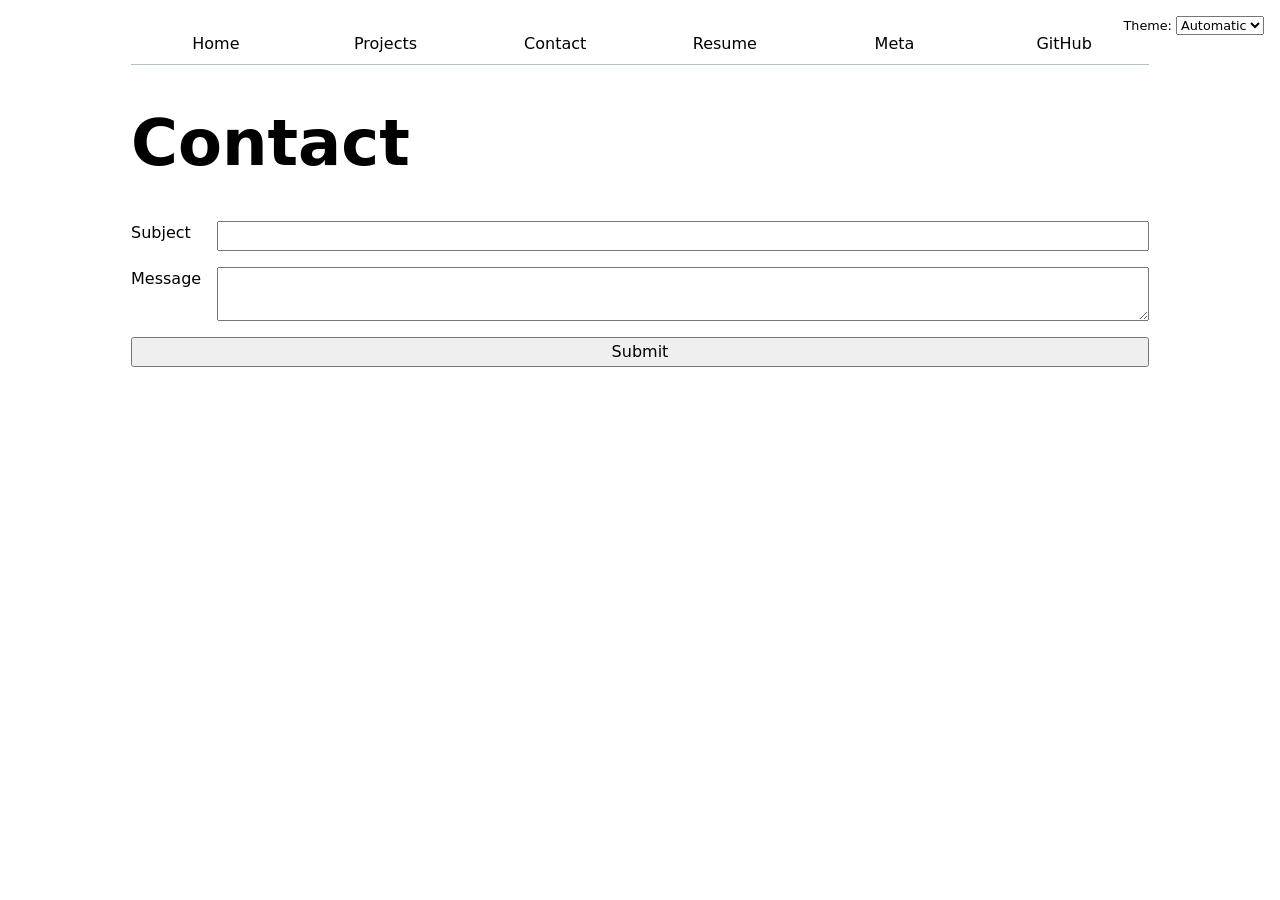
<file: contact/index.html>
<!DOCTYPE html>
<html lang="en">
<head>
    <meta charset="UTF-8">
    <meta name="viewport" content="width=device-width, initial-scale=1.0">
    <title>Contact</title>
    <link rel="stylesheet" href="../style.css">
    <script type="module" src="../global.js"></script>
</head>
<body>
    <h1>Contact</h1>
    <form action="mailto:mmantei@ucsd.edu">
        <label>
            Subject
            <input name="subject">
        </label>
        <label>
            Message
            <textarea name="body"></textarea>
        </label>
        <button>Submit</button>
    </form>
</body>
</html>
</file>
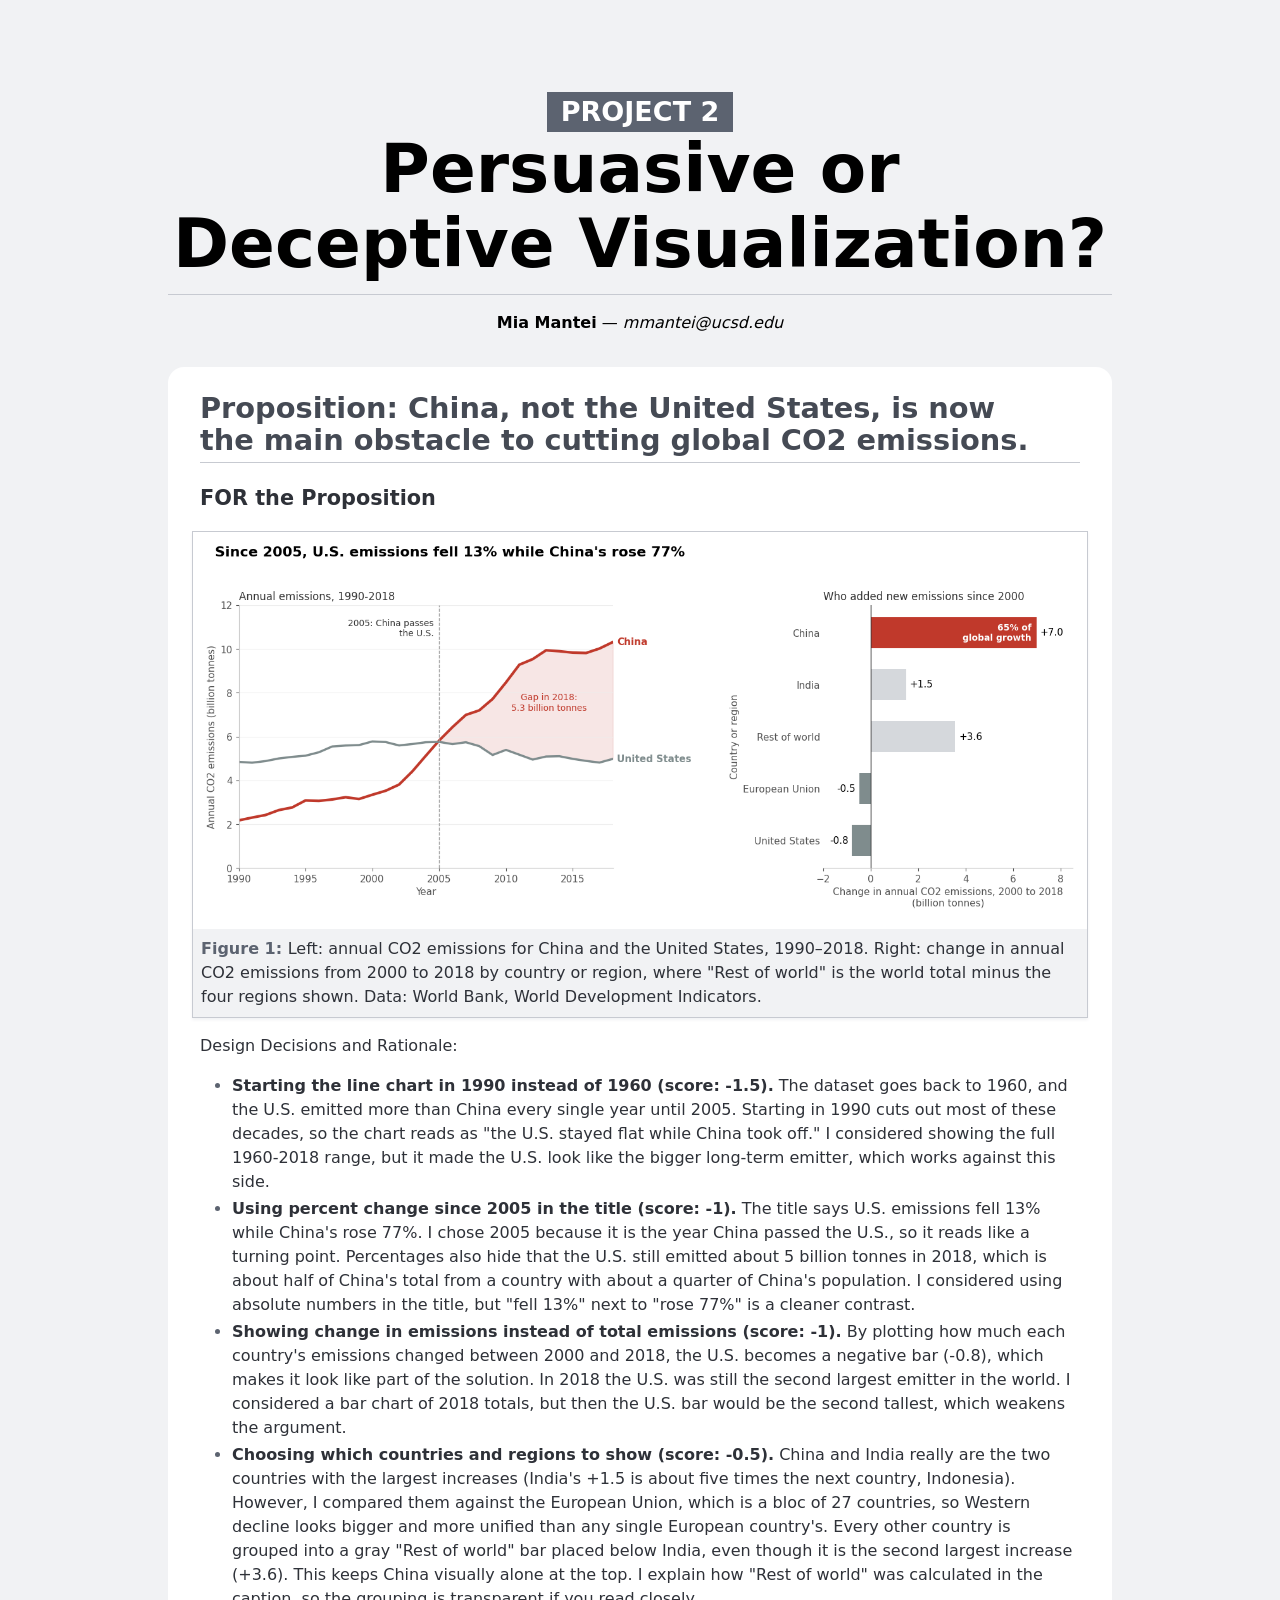
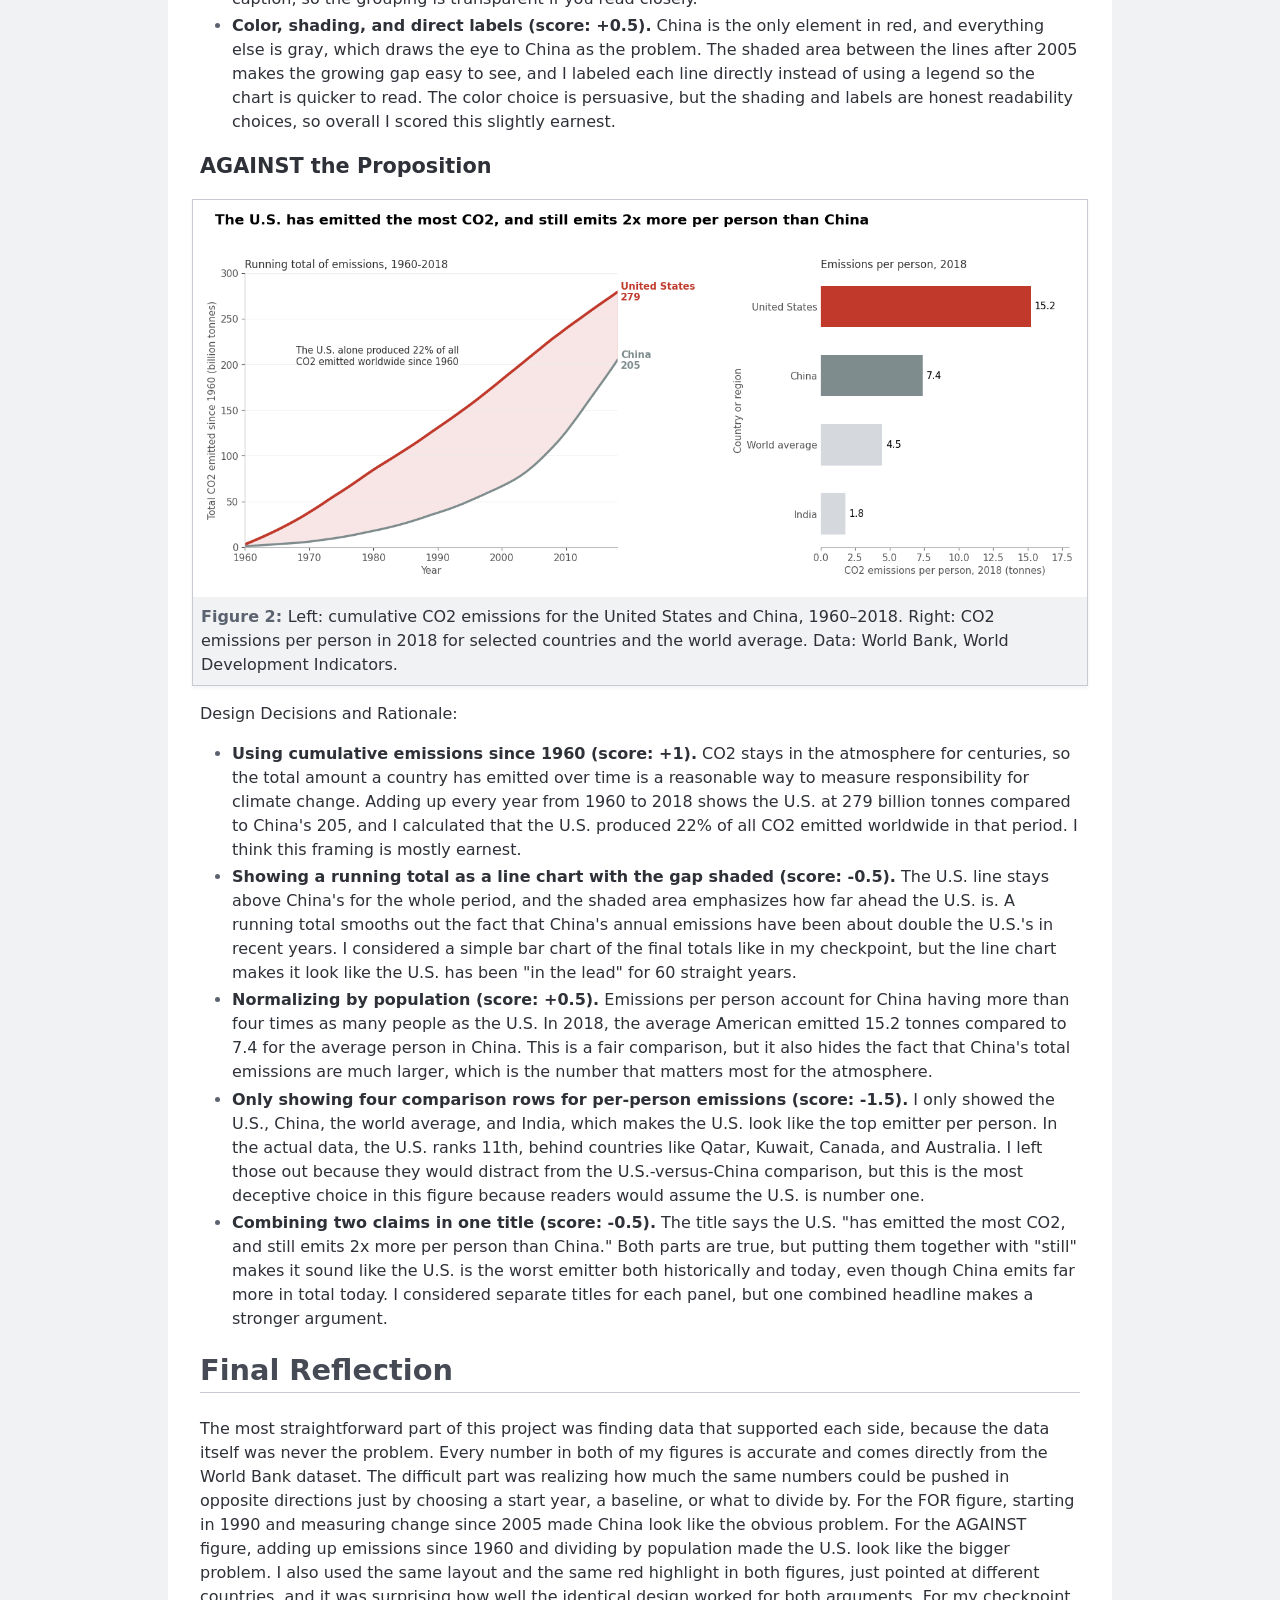
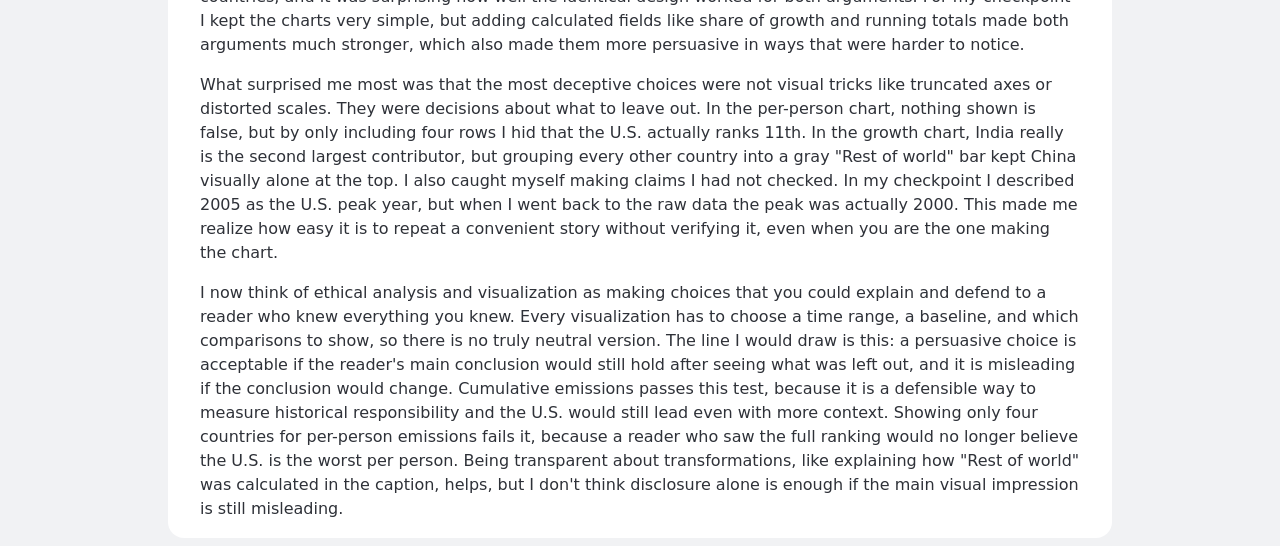
<file: project2/index.html>
<!DOCTYPE html>
<html lang="en"><head><meta http-equiv="Content-Type" content="text/html; charset=UTF-8">
        <title>Project 2 Report</title>
        <style>
            :root {
                --color-neutral-95: hsl(220 10% 95%);
                --color-neutral-90: hsl(220 10% 90%);
                --color-neutral-80: hsl(220 10% 80%);
                --color-neutral-70: hsl(220 10% 70%);
                --color-neutral-60: hsl(220 10% 60%);
                --color-neutral-50: hsl(220 10% 50%);
                --color-neutral-40: hsl(220 10% 40%);
                --color-neutral-30: hsl(220 10% 30%);
                --color-neutral-20: hsl(220 10% 20%);
                --color-neutral-10: hsl(220 10% 10%);
            }

            html {
                font: 100%/1.5 system-ui;
                counter-reset: figure;
                background: var(--color-neutral-95);
                max-width: min(75vw, 80em);
                margin: 0 auto;
            }

            /* Headings */

            h1,
            h2,
            h3,
            h4,
            h5,
            h6 {
                line-height: 1.1;
                font-weight: 600;
                text-wrap: balance;
            }

            h1,
            h2 {
                border-bottom: 1px solid var(--color-neutral-80);
                padding-bottom: 0.2em;
            }

            h1 {
                margin-block: 1em 0.5rem;
                font-size: clamp(2.5em, 150% + 2vh + 2vw, 10vmin);
                font-weight: 800;

                small {
                    display: block;
                    width: fit-content;
                    padding: 0.2em 0.5em;
                    margin-inline: auto;
                    color: white;
                    background: var(--color-neutral-40);
                    font-size: 40%;
                    text-transform: uppercase;
                    white-space: nowrap;
                }
            }

            h2 {
                font-size: 180%;
                color: var(--color-neutral-30);
            }

            h3 {
                font-size: 130%;
            }

            /* Lists */

            ul,
            ol {
                padding-inline-start: 2em;
            }

            li {
                &::marker {
                    color: var(--color-neutral-40);
                }

                + li {
                    margin-top: 0.2em;
                }
            }

            /* Sectioning elements */

            header {
                padding-block: 1em;
                text-align: center;
            }

            main {
                background: white;
                color: var(--color-neutral-20);
                border-radius: 1rem;
                padding: 0.1rem 2rem;
            }

            /* Figures */

            figure {
                margin: 1em 0;
                padding: 0.5rem;
                margin-inline: -0.5em;
                border: 1px solid var(--color-neutral-80);
                box-shadow: 0 0.1em 0.2em var(--color-neutral-95);
                text-align: center;
                background: white;

                > figcaption {
                    font: 500 75% var(--font-sans);
                    background: var(--color-neutral-95);
                    padding: 0.5rem;
                    margin: -0.5rem;
                    margin-top: 0.5rem;
                    counter-increment: figure;
                    text-align: left;

                    &::before {
                        content: "Figure " counter(figure) ": ";
                        font-weight: bold;
                        color: var(--color-neutral-40);
                    }

                    a:not(:hover, :focus, :active) {
                        color: inherit;
                        text-decoration: underline;
                        text-decoration-color: color-mix(
                            in lab,
                            currentColor,
                            transparent 70%
                        );
                    }
                }
            }
        </style>
    </head>

    <body>
        <header>
            <h1>
                <small>Project 2</small>
                Persuasive or Deceptive Visualization?
            </h1>

            <p><strong>Mia Mantei</strong> — <em>mmantei@ucsd.edu</em></p>
        </header>

        <main>
            <h2>Proposition: China, not the United States, is now the main obstacle to cutting global CO2 emissions.</h2>

            <section>
                <h3>FOR the Proposition</h3>

                <figure>
                    <img src="DV_Proj2_FOR.png" alt="Annual CO2 emissions of China and the U.S., and change in emissions by country since 2000" style="max-width: 100%;">
                    <figcaption>Left: annual CO2 emissions for China and the United States, 1990–2018. Right: change in annual CO2 emissions from 2000 to 2018 by country or region, where "Rest of world" is the world total minus the four regions shown. Data: World Bank, World Development Indicators.</figcaption>
                </figure>

                <p>Design Decisions and Rationale:</p>

                <ul>
                    <li><strong>Starting the line chart in 1990 instead of 1960 (score: -1.5).</strong> The dataset goes back to 1960, and the U.S. emitted more than China every single year until 2005. Starting in 1990 cuts out most of these decades, so the chart reads as "the U.S. stayed flat while China took off." I considered showing the full 1960-2018 range, but it made the U.S. look like the bigger long-term emitter, which works against this side.</li>
                    <li><strong>Using percent change since 2005 in the title (score: -1).</strong> The title says U.S. emissions fell 13% while China's rose 77%. I chose 2005 because it is the year China passed the U.S., so it reads like a turning point. Percentages also hide that the U.S. still emitted about 5 billion tonnes in 2018, which is about half of China's total from a country with about a quarter of China's population. I considered using absolute numbers in the title, but "fell 13%" next to "rose 77%" is a cleaner contrast.</li>
                    <li><strong>Showing change in emissions instead of total emissions (score: -1).</strong> By plotting how much each country's emissions changed between 2000 and 2018, the U.S. becomes a negative bar (-0.8), which makes it look like part of the solution. In 2018 the U.S. was still the second largest emitter in the world. I considered a bar chart of 2018 totals, but then the U.S. bar would be the second tallest, which weakens the argument.</li>
                    <li><strong>Choosing which countries and regions to show (score: -0.5).</strong> China and India really are the two countries with the largest increases (India's +1.5 is about five times the next country, Indonesia). However, I compared them against the European Union, which is a bloc of 27 countries, so Western decline looks bigger and more unified than any single European country's. Every other country is grouped into a gray "Rest of world" bar placed below India, even though it is the second largest increase (+3.6). This keeps China visually alone at the top. I explain how "Rest of world" was calculated in the caption, so the grouping is transparent if you read closely.</li>
                    <li><strong>Color, shading, and direct labels (score: +0.5).</strong> China is the only element in red, and everything else is gray, which draws the eye to China as the problem. The shaded area between the lines after 2005 makes the growing gap easy to see, and I labeled each line directly instead of using a legend so the chart is quicker to read. The color choice is persuasive, but the shading and labels are honest readability choices, so overall I scored this slightly earnest.</li>
                </ul>
            </section>

            <section>
                <h3>AGAINST the Proposition</h3>

                <figure>
                    <img src="DV_Proj2_AGAINST.png" alt="Cumulative CO2 emissions of the U.S. and China, and emissions per person in 2018" style="max-width: 100%;">
                    <figcaption>Left: cumulative CO2 emissions for the United States and China, 1960–2018. Right: CO2 emissions per person in 2018 for selected countries and the world average. Data: World Bank, World Development Indicators.</figcaption>
                </figure>

                <p>Design Decisions and Rationale:</p>

                <ul>
                    <li><strong>Using cumulative emissions since 1960 (score: +1).</strong> CO2 stays in the atmosphere for centuries, so the total amount a country has emitted over time is a reasonable way to measure responsibility for climate change. Adding up every year from 1960 to 2018 shows the U.S. at 279 billion tonnes compared to China's 205, and I calculated that the U.S. produced 22% of all CO2 emitted worldwide in that period. I think this framing is mostly earnest.</li>
                    <li><strong>Showing a running total as a line chart with the gap shaded (score: -0.5).</strong> The U.S. line stays above China's for the whole period, and the shaded area emphasizes how far ahead the U.S. is. A running total smooths out the fact that China's annual emissions have been about double the U.S.'s in recent years. I considered a simple bar chart of the final totals like in my checkpoint, but the line chart makes it look like the U.S. has been "in the lead" for 60 straight years.</li>
                    <li><strong>Normalizing by population (score: +0.5).</strong> Emissions per person account for China having more than four times as many people as the U.S. In 2018, the average American emitted 15.2 tonnes compared to 7.4 for the average person in China. This is a fair comparison, but it also hides the fact that China's total emissions are much larger, which is the number that matters most for the atmosphere.</li>
                    <li><strong>Only showing four comparison rows for per-person emissions (score: -1.5).</strong> I only showed the U.S., China, the world average, and India, which makes the U.S. look like the top emitter per person. In the actual data, the U.S. ranks 11th, behind countries like Qatar, Kuwait, Canada, and Australia. I left those out because they would distract from the U.S.-versus-China comparison, but this is the most deceptive choice in this figure because readers would assume the U.S. is number one.</li>
                    <li><strong>Combining two claims in one title (score: -0.5).</strong> The title says the U.S. "has emitted the most CO2, and still emits 2x more per person than China." Both parts are true, but putting them together with "still" makes it sound like the U.S. is the worst emitter both historically and today, even though China emits far more in total today. I considered separate titles for each panel, but one combined headline makes a stronger argument.</li>
                </ul>
            </section>

            <section>
                <h2>Final Reflection</h2>

                <p>The most straightforward part of this project was finding data that supported each side, because the data itself was never the problem. Every number in both of my figures is accurate and comes directly from the World Bank dataset. The difficult part was realizing how much the same numbers could be pushed in opposite directions just by choosing a start year, a baseline, or what to divide by. For the FOR figure, starting in 1990 and measuring change since 2005 made China look like the obvious problem. For the AGAINST figure, adding up emissions since 1960 and dividing by population made the U.S. look like the bigger problem. I also used the same layout and the same red highlight in both figures, just pointed at different countries, and it was surprising how well the identical design worked for both arguments. For my checkpoint I kept the charts very simple, but adding calculated fields like share of growth and running totals made both arguments much stronger, which also made them more persuasive in ways that were harder to notice.</p>
                <p>What surprised me most was that the most deceptive choices were not visual tricks like truncated axes or distorted scales. They were decisions about what to leave out. In the per-person chart, nothing shown is false, but by only including four rows I hid that the U.S. actually ranks 11th. In the growth chart, India really is the second largest contributor, but grouping every other country into a gray "Rest of world" bar kept China visually alone at the top. I also caught myself making claims I had not checked. In my checkpoint I described 2005 as the U.S. peak year, but when I went back to the raw data the peak was actually 2000. This made me realize how easy it is to repeat a convenient story without verifying it, even when you are the one making the chart.</p>
                <p>I now think of ethical analysis and visualization as making choices that you could explain and defend to a reader who knew everything you knew. Every visualization has to choose a time range, a baseline, and which comparisons to show, so there is no truly neutral version. The line I would draw is this: a persuasive choice is acceptable if the reader's main conclusion would still hold after seeing what was left out, and it is misleading if the conclusion would change. Cumulative emissions passes this test, because it is a defensible way to measure historical responsibility and the U.S. would still lead even with more context. Showing only four countries for per-person emissions fails it, because a reader who saw the full ranking would no longer believe the U.S. is the worst per person. Being transparent about transformations, like explaining how "Rest of world" was calculated in the caption, helps, but I don't think disclosure alone is enough if the main visual impression is still misleading.</p>
            </section>
        </main>


</body></html>
</file>
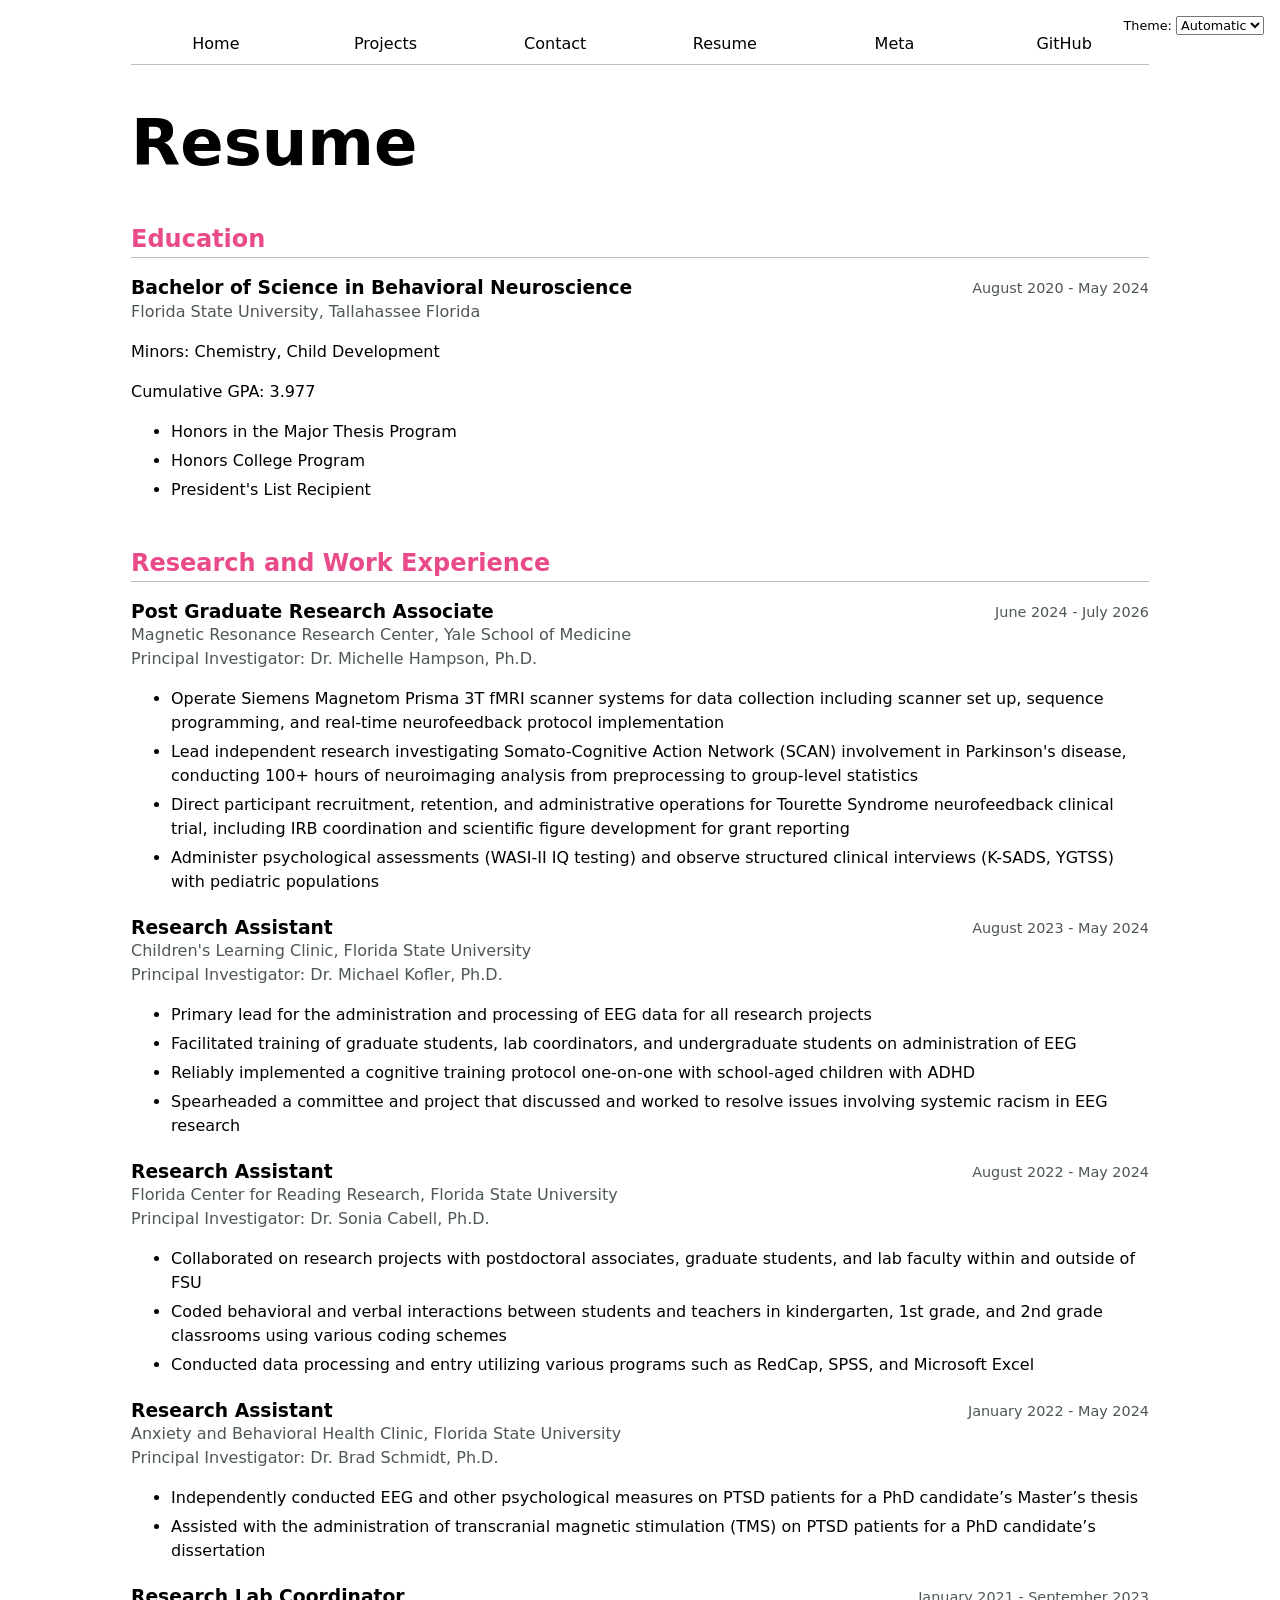
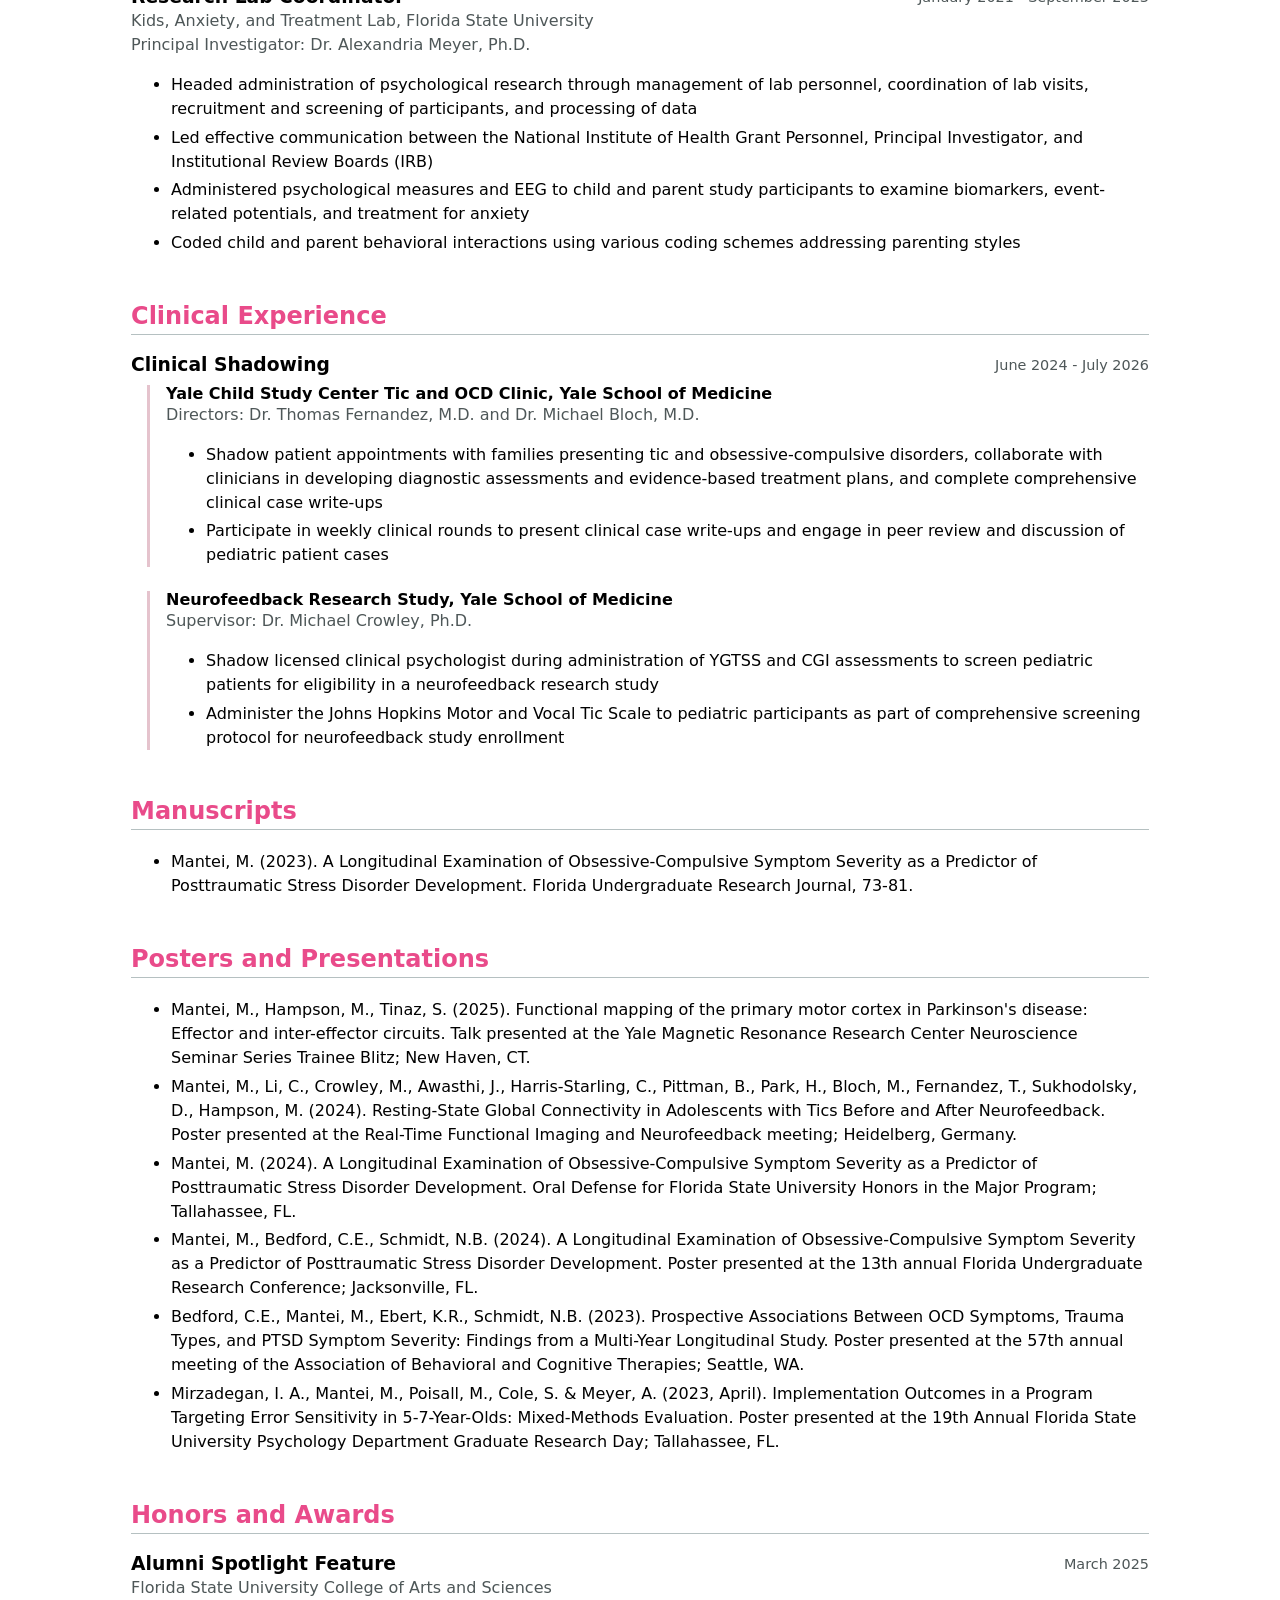
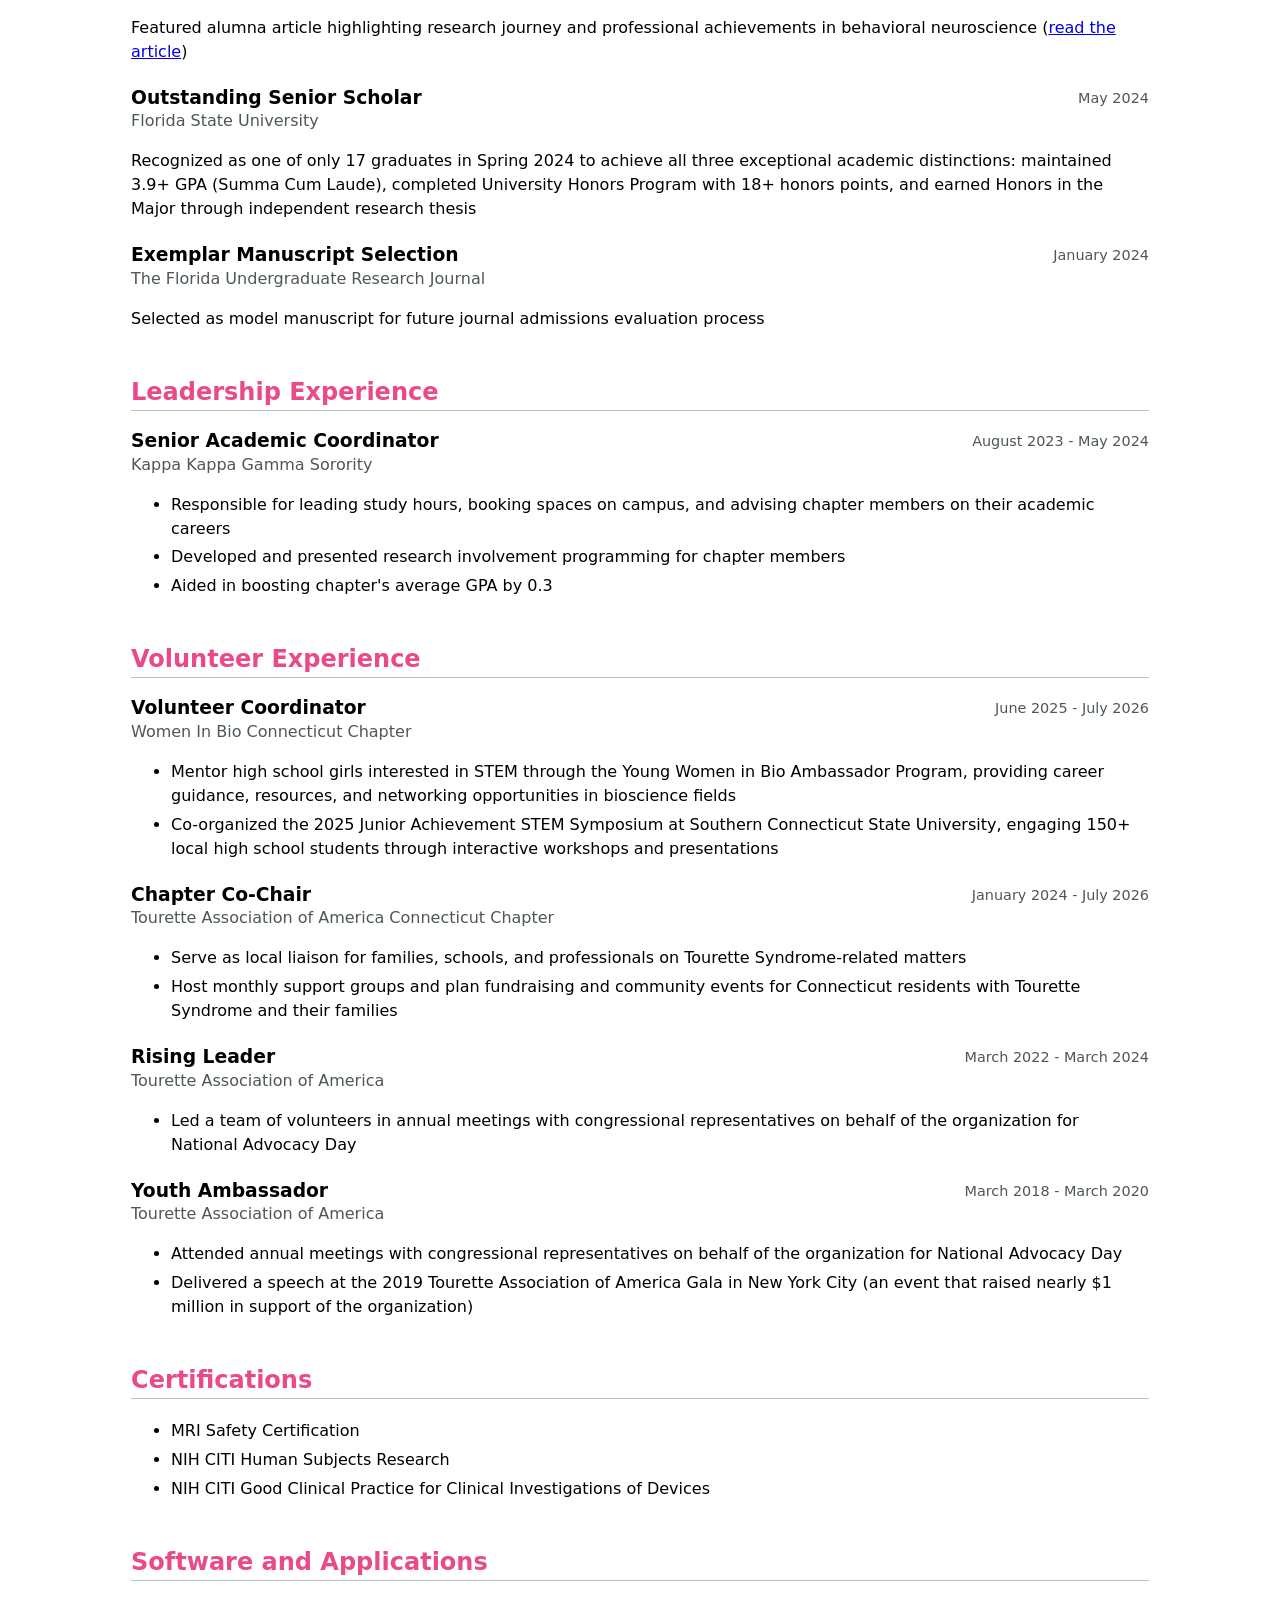
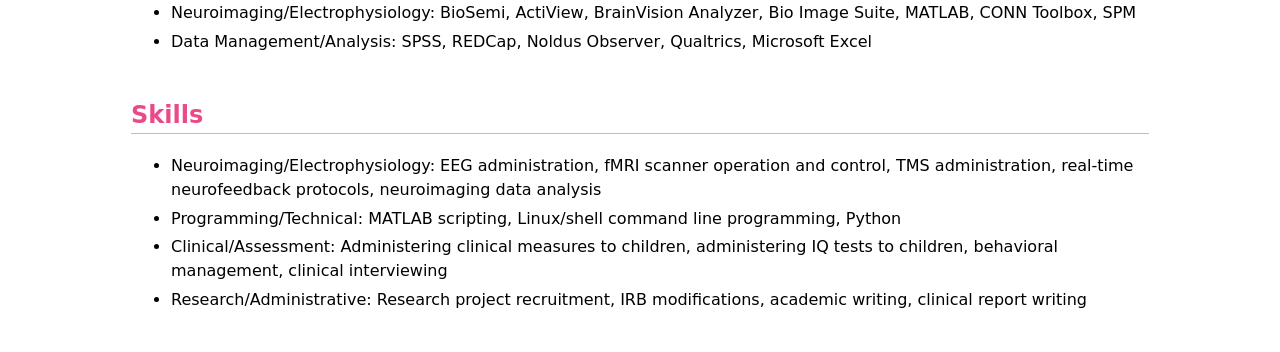
<file: resume/index.html>
<!DOCTYPE html>
<html lang="en">
<head>
    <meta charset="UTF-8">
    <meta name="viewport" content="width=device-width, initial-scale=1.0">
    <title>Resume</title>
    <link rel="stylesheet" href="../style.css">
    <script type="module" src="../global.js"></script>
</head>
<body>
    <h1>Resume</h1>

    <section>
        <h2>Education</h2>
        <article>
            <header>
                <h3>Bachelor of Science in Behavioral Neuroscience</h3>
                <p>Florida State University, Tallahassee Florida</p>
                <p><time datetime="2020-08">August 2020</time> - <time datetime="2024-05">May 2024</time></p>
            </header>
            <p>Minors: Chemistry, Child Development</p>
            <p>Cumulative GPA: 3.977</p>
            <ul>
                <li>Honors in the Major Thesis Program</li>
                <li>Honors College Program</li>
                <li>President's List Recipient</li>
            </ul>
        </article>
    </section>

    <section>
        <h2>Research and Work Experience</h2>
        <article>
            <header>
                <h3>Post Graduate Research Associate</h3>
                <p>Magnetic Resonance Research Center, Yale School of Medicine</p>
                <p>Principal Investigator: Dr. Michelle Hampson, Ph.D.</p>
                <p><time datetime="2024-06">June 2024</time> - <time datetime="2026-07">July 2026</time></p>
            </header>
            <ul>
                <li>Operate Siemens Magnetom Prisma 3T fMRI scanner systems for data collection including scanner set up, sequence programming, and real-time neurofeedback protocol implementation</li>
                <li>Lead independent research investigating Somato-Cognitive Action Network (SCAN) involvement in Parkinson's disease, conducting 100+ hours of neuroimaging analysis from preprocessing to group-level statistics</li>
                <li>Direct participant recruitment, retention, and administrative operations for Tourette Syndrome neurofeedback clinical trial, including IRB coordination and scientific figure development for grant reporting</li>
                <li>Administer psychological assessments (WASI-II IQ testing) and observe structured clinical interviews (K-SADS, YGTSS) with pediatric populations</li>
            </ul>
        </article>
        <article>
            <header>
                <h3>Research Assistant</h3>
                <p>Children's Learning Clinic, Florida State University</p>
                <p>Principal Investigator: Dr. Michael Kofler, Ph.D.</p>
                <p><time datetime="2023-08">August 2023</time> - <time datetime="2024-05">May 2024</time></p>
            </header>
            <ul>
                <li>Primary lead for the administration and processing of EEG data for all research projects</li>
                <li>Facilitated training of graduate students, lab coordinators, and undergraduate students on administration of EEG</li>
                <li>Reliably implemented a cognitive training protocol one-on-one with school-aged children with ADHD</li>
                <li>Spearheaded a committee and project that discussed and worked to resolve issues involving systemic racism in EEG research</li>
            </ul>
        </article>
        <article>
            <header>
                <h3>Research Assistant</h3>
                <p>Florida Center for Reading Research, Florida State University</p>
                <p>Principal Investigator: Dr. Sonia Cabell, Ph.D.</p>
                <p><time datetime="2022-08">August 2022</time> - <time datetime="2024-05">May 2024</time></p>
            </header>
            <ul>
                <li>Collaborated on research projects with postdoctoral associates, graduate students, and lab faculty within and outside of FSU</li>
                <li>Coded behavioral and verbal interactions between students and teachers in kindergarten, 1st grade, and 2nd grade classrooms using various coding schemes</li>
                <li>Conducted data processing and entry utilizing various programs such as RedCap, SPSS, and Microsoft Excel</li>
            </ul>
        </article>
        <article>
            <header>
                <h3>Research Assistant</h3>
                <p>Anxiety and Behavioral Health Clinic, Florida State University</p>
                <p>Principal Investigator: Dr. Brad Schmidt, Ph.D.</p>
                <p><time datetime="2022-01">January 2022</time> - <time datetime="2024-05">May 2024</time></p>
            </header>
            <ul>
                <li>Independently conducted EEG and other psychological measures on PTSD patients for a PhD candidate’s Master’s thesis</li>
                <li>Assisted with the administration of transcranial magnetic stimulation (TMS) on PTSD patients for a PhD candidate’s dissertation</li>
            </ul>
        </article>
        <article>
            <header>
                <h3>Research Lab Coordinator</h3>
                <p>Kids, Anxiety, and Treatment Lab, Florida State University</p>
                <p>Principal Investigator: Dr. Alexandria Meyer, Ph.D.</p>
                <p><time datetime="2021-01">January 2021</time> - <time datetime="2023-09">September 2023</time></p>
            </header>
            <ul>
                <li>Headed administration of psychological research through management of lab personnel, coordination of lab visits, recruitment and screening of participants, and processing of data</li>
                <li>Led effective communication between the National Institute of Health Grant Personnel, Principal Investigator, and Institutional Review Boards (IRB)</li>
                <li>Administered psychological measures and EEG to child and parent study participants to examine biomarkers, event-related potentials, and treatment for anxiety</li>
                <li>Coded child and parent behavioral interactions using various coding schemes addressing parenting styles</li>
            </ul>
        </article>
    </section>

    <section>
        <h2>Clinical Experience</h2>
        <article>
            <header>
                <h3>Clinical Shadowing</h3>
                <p><time datetime="2024-06">June 2024</time> - <time datetime="2026-07">July 2026</time></p>
            </header>
            <article>
                <header>
                    <h4>Yale Child Study Center Tic and OCD Clinic, Yale School of Medicine</h4>
                    <p>Directors: Dr. Thomas Fernandez, M.D. and Dr. Michael Bloch, M.D.</p>
                </header>
                <ul>
                    <li>Shadow patient appointments with families presenting tic and obsessive-compulsive disorders, collaborate with clinicians in developing diagnostic assessments and evidence-based treatment plans, and complete comprehensive clinical case write-ups</li>
                    <li>Participate in weekly clinical rounds to present clinical case write-ups and engage in peer review and discussion of pediatric patient cases</li>
                </ul>
            </article>
            <article>
                <header>
                    <h4>Neurofeedback Research Study, Yale School of Medicine</h4>
                    <p>Supervisor: Dr. Michael Crowley, Ph.D.</p>
                </header>
                <ul>
                    <li>Shadow licensed clinical psychologist during administration of YGTSS and CGI assessments to screen pediatric patients for eligibility in a neurofeedback research study</li>
                    <li>Administer the Johns Hopkins Motor and Vocal Tic Scale to pediatric participants as part of comprehensive screening protocol for neurofeedback study enrollment</li>
                </ul>
            </article>
        </article>
    </section>

    <section>
        <h2>Manuscripts</h2>
        <ul>
            <li>Mantei, M. (<time datetime="2023">2023</time>). A Longitudinal Examination of Obsessive-Compulsive Symptom Severity as a Predictor of Posttraumatic Stress Disorder Development. Florida Undergraduate Research Journal, 73-81.</li>
        </ul>
    </section>

    <section>
        <h2>Posters and Presentations</h2>
        <ul>
            <li>Mantei, M., Hampson, M., Tinaz, S. (<time datetime="2025">2025</time>). Functional mapping of the primary motor cortex in Parkinson's disease: Effector and inter-effector circuits. Talk presented at the Yale Magnetic Resonance Research Center Neuroscience Seminar Series Trainee Blitz; New Haven, CT.</li>
            <li>Mantei, M., Li, C., Crowley, M., Awasthi, J., Harris-Starling, C., Pittman, B., Park, H., Bloch, M., Fernandez, T., Sukhodolsky, D., Hampson, M. (<time datetime="2024">2024</time>). Resting-State Global Connectivity in Adolescents with Tics Before and After Neurofeedback. Poster presented at the Real-Time Functional Imaging and Neurofeedback meeting; Heidelberg, Germany.</li>
            <li>Mantei, M. (<time datetime="2024">2024</time>). A Longitudinal Examination of Obsessive-Compulsive Symptom Severity as a Predictor of Posttraumatic Stress Disorder Development. Oral Defense for Florida State University Honors in the Major Program; Tallahassee, FL.</li>
            <li>Mantei, M., Bedford, C.E., Schmidt, N.B. (<time datetime="2024">2024</time>). A Longitudinal Examination of Obsessive-Compulsive Symptom Severity as a Predictor of Posttraumatic Stress Disorder Development. Poster presented at the 13th annual Florida Undergraduate Research Conference; Jacksonville, FL.</li>
            <li>Bedford, C.E., Mantei, M., Ebert, K.R., Schmidt, N.B. (<time datetime="2023">2023</time>). Prospective Associations Between OCD Symptoms, Trauma Types, and PTSD Symptom Severity: Findings from a Multi-Year Longitudinal Study. Poster presented at the 57th annual meeting of the Association of Behavioral and Cognitive Therapies; Seattle, WA.</li>
            <li>Mirzadegan, I. A., Mantei, M., Poisall, M., Cole, S. &amp; Meyer, A. (<time datetime="2023-04">2023, April</time>). Implementation Outcomes in a Program Targeting Error Sensitivity in 5-7-Year-Olds: Mixed-Methods Evaluation. Poster presented at the 19th Annual Florida State University Psychology Department Graduate Research Day; Tallahassee, FL.</li>
        </ul>
    </section>

    <section>
        <h2>Honors and Awards</h2>
        <article>
            <header>
                <h3>Alumni Spotlight Feature</h3>
                <p>Florida State University College of Arts and Sciences</p>
                <p><time datetime="2025-03">March 2025</time></p>
            </header>
            <p>Featured alumna article highlighting research journey and professional achievements in behavioral neuroscience (<a href="https://artsandsciences.fsu.edu/article/alumni-spotlight-mia-mantei" target="_blank">read the article</a>)</p>
        </article>
        <article>
            <header>
                <h3>Outstanding Senior Scholar</h3>
                <p>Florida State University</p>
                <p><time datetime="2024-05">May 2024</time></p>
            </header>
            <p>Recognized as one of only 17 graduates in Spring 2024 to achieve all three exceptional academic distinctions: maintained 3.9+ GPA (Summa Cum Laude), completed University Honors Program with 18+ honors points, and earned Honors in the Major through independent research thesis</p>
        </article>
        <article>
            <header>
                <h3>Exemplar Manuscript Selection</h3>
                <p>The Florida Undergraduate Research Journal</p>
                <p><time datetime="2024-01">January 2024</time></p>
            </header>
            <p>Selected as model manuscript for future journal admissions evaluation process</p>
        </article>
    </section>

    <section>
        <h2> Leadership Experience</h2>
        <article>
            <header>
                <h3>Senior Academic Coordinator</h3>
                <p>Kappa Kappa Gamma Sorority</p>
                <p><time datetime="2023-08">August 2023</time> - <time datetime="2024-05">May 2024</time></p>
            </header>
            <ul>
                <li>Responsible for leading study hours, booking spaces on campus, and advising chapter members on their academic careers</li>
                <li>Developed and presented research involvement programming for chapter members</li>
                <li>Aided in boosting chapter's average GPA by 0.3</li>
            </ul>
        </article>
    </section>

    <section>
        <h2>Volunteer Experience</h2>
        <article>
            <header>
                <h3>Volunteer Coordinator</h3>
                <p>Women In Bio Connecticut Chapter</p>
                <p><time datetime="2025-06">June 2025</time> - <time datetime="2026-07">July 2026</time></p>
            </header>
            <ul>
                <li>Mentor high school girls interested in STEM through the Young Women in Bio Ambassador Program, providing career guidance, resources, and networking opportunities in bioscience fields</li>
                <li>Co-organized the 2025 Junior Achievement STEM Symposium at Southern Connecticut State University, engaging 150+ local high school students through interactive workshops and presentations</li>
            </ul>
        </article>
        <article>
            <header>
                <h3>Chapter Co-Chair</h3>
                <p>Tourette Association of America Connecticut Chapter</p>
                <p><time datetime="2024-01">January 2024</time> - <time datetime="2026-07">July 2026</time></p>
            </header>
            <ul>
                <li>Serve as local liaison for families, schools, and professionals on Tourette Syndrome-related matters</li>
                <li>Host monthly support groups and plan fundraising and community events for Connecticut residents with Tourette Syndrome and their families</li>
            </ul>
        </article>
        <article>
            <header>
                <h3>Rising Leader</h3>
                <p>Tourette Association of America</p>
                <p><time datetime="2022-03">March 2022</time> - <time datetime="2024-03">March 2024</time></p>
            </header>
            <ul>
                <li>Led a team of volunteers in annual meetings with congressional representatives on behalf of the organization for National Advocacy Day</li>
            </ul>
        </article>
        <article>
            <header>
                <h3> Youth Ambassador</h3>
                <p>Tourette Association of America</p>
                <p><time datetime="2018-03">March 2018</time> - <time datetime="2020-03">March 2020</time></p>
            </header>
            <ul>
                <li>Attended annual meetings with congressional representatives on behalf of the organization for National Advocacy Day</li>
                <li>Delivered a speech at the 2019 Tourette Association of America Gala in New York City (an event that raised nearly $1 million in support of the organization)</li>
            </ul>
        </article>
    </section>

    <section>
        <h2>Certifications</h2>
        <ul>
            <li>MRI Safety Certification</li>
            <li>NIH CITI Human Subjects Research</li>
            <li>NIH CITI Good Clinical Practice for Clinical Investigations of Devices</li>
        </ul>
    </section>

    <section>
        <h2>Software and Applications</h2>
        <ul>
            <li>Neuroimaging/Electrophysiology: BioSemi, ActiView, BrainVision Analyzer, Bio Image Suite, MATLAB, CONN Toolbox, SPM</li>
            <li>Data Management/Analysis: SPSS, REDCap, Noldus Observer, Qualtrics, Microsoft Excel</li>
        </ul>
    </section>

    <section>
        <h2>Skills</h2>
        <ul>
            <li>Neuroimaging/Electrophysiology: EEG administration, fMRI scanner operation and control, TMS administration, real-time neurofeedback protocols, neuroimaging data analysis</li>
            <li>Programming/Technical: MATLAB scripting, Linux/shell command line programming, Python</li>
            <li>Clinical/Assessment: Administering clinical measures to children, administering IQ tests to children, behavioral management, clinical interviewing</li>
            <li>Research/Administrative: Research project recruitment, IRB modifications, academic writing, clinical report writing</li>
        </ul>
    </section>
</body>
</html>
</file>
<file: style.css>
html {
    --color-accent: oklch(65% 50% 0);
    accent-color: var(--color-accent);
    color-scheme: light dark;
}
body {
    /* Set line height to 1.5 times the font size
        and use the OS's UI font as the website font
        */
    font: 100%/1.5 system-ui;

    max-width: 100ch;
    margin-inline: auto;
    padding: 1em
}
nav ul,
nav li {
    display: contents;
}

nav {
    --border-color: oklch(50% 10% 200 / 40%);
    display: flex;
    margin-bottom: 1em;
    border-bottom: 1px solid oklch(80% 3% 200);
}

nav a {
    flex: 1;
    text-decoration: none;
    color: inherit;
    text-align: center;
    padding: 0.5em;
}

nav a.current {
    border-bottom: 0.4em solid var(--border-color);
    padding-bottom: 0.1em
}

nav a:hover {
    border-bottom: 0.4em solid var(--color-accent);
    padding-bottom: 0.1em;
    background-color: color-mix(in oklch, var(--color-accent), canvas 85%);
}

.color-scheme {
    position: absolute;
    top: 1rem;
    right: 1rem;
    font-size: 80%;
}

input,
textarea,
button,
select {
    font: inherit;
}

form {
    display: grid;
    grid-template-columns: auto 1fr;
    gap: 1em;
}

form label {
    display: grid;
    grid-template-columns: subgrid;
    grid-column: 1 / -1;
}

form button {
    grid-column: 1 / -1;
}

.projects {
    display: grid;
    grid-template-columns: repeat(auto-fill, minmax(15em, 1fr));
    gap: 1em;
}

.projects article {
    display: grid;
    grid-template-rows: subgrid;
    grid-row: span 3;
}

.projects h2 {
    margin: 0;
}

h1, h2, h3, h4, h5, h6 {
    line-height: 1.1;
    text-wrap: balance;
}

h1 {
    font-size: 400%;
}

section > h2 {
    color: var(--color-accent);
    border-bottom: 1px solid oklch(80% 3% 200);
    padding-bottom: 0.2em;
    margin-top: 2em;
}

section article {
    margin-bottom: 1.5em;
}

section article header {
    display: grid;
    grid-template-columns: 1fr auto;
    column-gap: 1em;
    margin-bottom: 0.5em;
}

section article header h3,
section article header h4 {
    margin: 0;
}

section article header p {
    margin: 0;
    grid-column: 1 / -1;
    color: oklch(45% 3% 200);
}

section article header p:has(time) {
    grid-column: 2;
    grid-row: 1;
    font-size: 90%;
    white-space: nowrap;
}

section article article {
    margin-left: 1em;
    padding-left: 1em;
    border-left: 3px solid oklch(from var(--color-accent) 85% 10% h);
}

section li {
    margin-bottom: 0.3em;
}

#profile-stats dl {
  display: grid;
  grid-template-columns: repeat(4, 1fr);
  text-align: center;
}

#profile-stats dt {
  grid-row: 1;
  font-size: 0.8em;
  text-transform: uppercase;
  opacity: 0.7;
}

#profile-stats dd {
  grid-row: 2;
  margin: 0;
  font-size: 1.8em;
  font-weight: bold;
}

.projects img {
  width: 100%;
  height: auto;
}

.project-year {
  font-family: Baskerville, serif;
  font-variant-numeric: oldstyle-nums;
  color: gray;
}

#projects-pie-plot {
  max-width: 20em;
  margin-block: 2em;
  overflow: visible;
}

/* Puts the pie and the legend side by side */
.container {
  display: flex;
  align-items: center;
  gap: 2em;
}

/* The legend box */
.legend {
  flex: 1;
  display: grid;
  grid-template-columns: repeat(auto-fill, minmax(9em, 1fr));
  gap: 1em;
  padding: 1em;
  margin: 1em 0;
  border: 1px solid #ccc;
  border-radius: 0.5em;
  list-style: none;
}

/* Each row: dot and text lined up */
.legend-item {
  display: flex;
  align-items: center;
  gap: 0.4em;
}

/* The colored dot */
.swatch {
  display: inline-block;
  width: 1em;
  aspect-ratio: 1 / 1;
  background-color: var(--color);
  border-radius: 50%;
}

/* When one slice is hovered, fade the others */
#projects-pie-plot:has(path:hover) path:not(:hover) {
  opacity: 0.5;
}

/* Smooth fading, and a hand cursor so slices look clickable */
#projects-pie-plot path {
  transition: 300ms;
  cursor: pointer;
}

/* The selected slice and its legend dot get a special color */
.selected {
  --color: oklch(60% 45% 0) !important;
}

path.selected {
  fill: var(--color);
}

dl.stats {
  display: grid;
  grid-template-columns: repeat(6, 1fr);
  gap: 0.5em 1em;
}

dl.stats dt {
  grid-row: 1;
  font-size: 0.75em;
  text-transform: uppercase;
  opacity: 0.7;
}

dl.stats dd {
  grid-row: 2;
  margin: 0;
  font-size: 2em;
}

.gridlines .tick line {
  stroke-opacity: 0.15;
}

.gridlines .domain {
  display: none;
}

/* Dots grow a bit when hovered */
circle {
  transition: 200ms;
  transform-origin: center;
  transform-box: fill-box;

   @starting-style {
    r: 0;
  }
}

circle:hover {
  transform: scale(1.5);
}

/* Label/value grid layout */
dl.info {
  display: grid;
  grid-template-columns: auto 1fr;
  gap: 0.25em 1em;
  margin: 0;
  transition-duration: 500ms;
  transition-property: opacity, visibility;
}

dl.info dt {
  opacity: 0.6;
}

dl.info dd {
  margin: 0;
}

/* Hidden state fades out */
dl.info[hidden]:not(:hover, :focus-within) {
  opacity: 0;
  visibility: hidden;
}

/* Floating box look */
.tooltip {
  position: fixed;
  top: 1em;
  left: 1em;
  z-index: 10;
  background-color: Canvas;
  color: CanvasText;
  padding: 0.75em 1em;
  border-radius: 0.5em;
  box-shadow: 0 2px 10px rgba(0, 0, 0, 0.15);
}

circle.selected {
  fill: #ff6b6b;
}

@keyframes marching-ants {
  to {
    stroke-dashoffset: -8;
  }
}

.selection {
  fill-opacity: 0.1;
  stroke: black;
  stroke-opacity: 0.7;
  stroke-dasharray: 5 3;
  animation: marching-ants 2s linear infinite;
}

#time-filter label {
  display: flex;
  align-items: baseline;
  gap: 0.5em;
}

#time-filter time {
  margin-left: auto; /* pushes the date to the right */
}

#files {
  display: grid;
  grid-template-columns: 1fr 4fr;

  > div {
    grid-column: 1 / -1;
    display: grid;
    grid-template-columns: subgrid;
  }

  dt {
    grid-column: 1;
  }

  /* NEW: the line count under each file name */
  small {
    display: block;     /* puts it on its own line */
    font-size: 0.8em;
    opacity: 0.6;
  }

  /* CHANGED: let the dots wrap and pack tightly */
  dd {
    grid-column: 2;
    display: flex;
    flex-wrap: wrap;
    align-items: start;
    align-content: start;
    gap: 0.15em;
    padding-top: 0.6em;
    margin-left: 0;
  }
}

/* Each line of code = one small circle */
.loc {
  display: flex;
  width: 0.5em;
  aspect-ratio: 1;
  background: var(--color);   /* CHANGED: was steelblue */
  border-radius: 50%;
}

/* Two columns side by side */
#scrolly-1 {
  position: relative;
  display: flex;
  gap: 1rem;

  > * {
    flex: 1;   /* story and chart each take half the width */
  }
}

#scatter-story {
  position: relative;
}

/* The chart "sticks" to the top of the screen while you scroll */
#scatter-plot {
  position: sticky;
  top: 0;
  left: 0;
  bottom: auto;
  height: 50vh;
}

#scatter-story .step {
  padding-bottom: 40vh;   /* 40% of the screen height below each paragraph */
}
</file>
